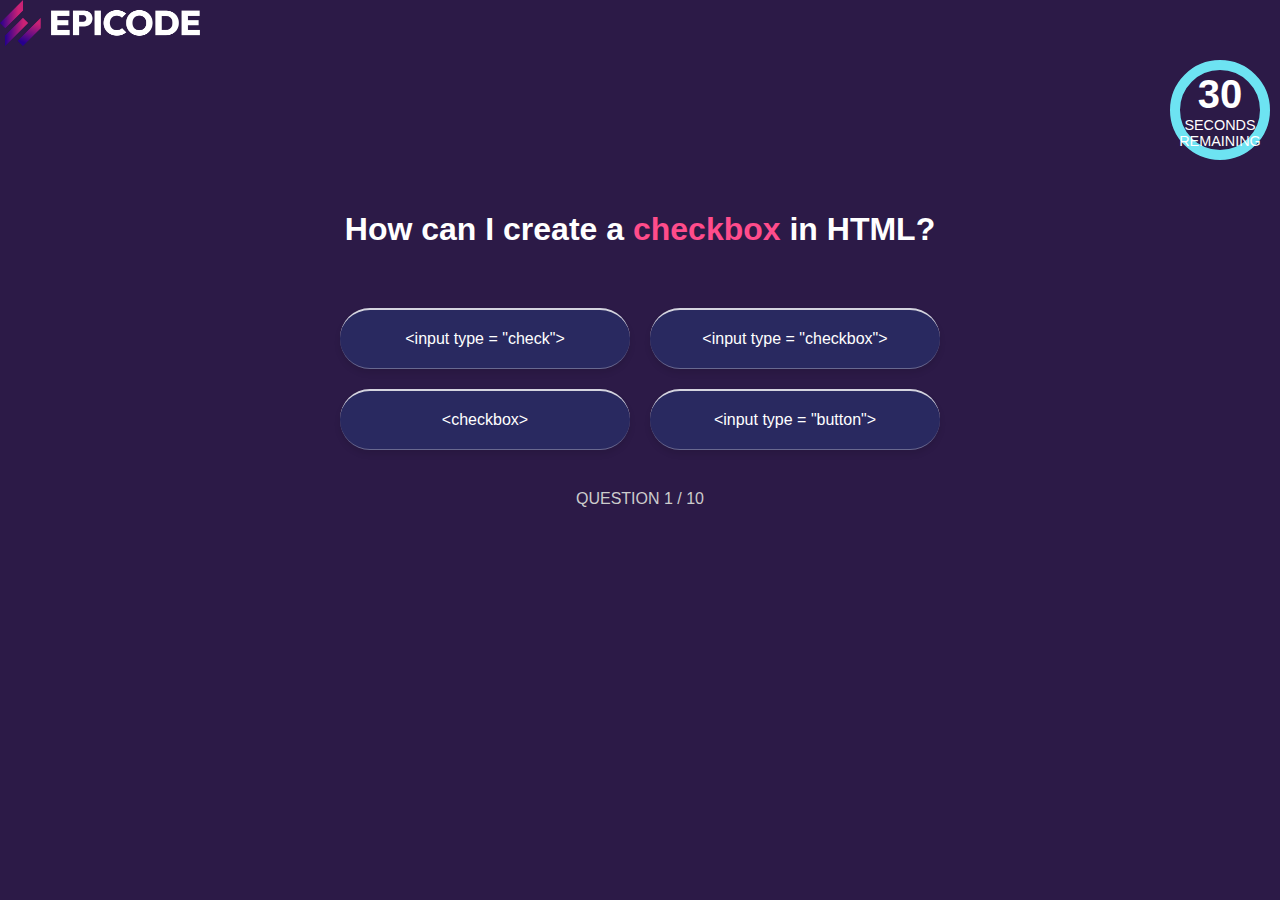
<file: index.html>
<!DOCTYPE html>
<!DOCTYPE html>
<html lang="en">
<head>
    <meta charset="UTF-8">
    <meta name="viewport" content="width=device-width, initial-scale=1.0">
    <link rel="stylesheet" href="style.css">
    
    <title>Checkbox Quiz</title>
</head>
<body>
    <script src="script.js"></script>
    <img src="img/epicode_logo.png" alt="Logo" class="logo" width="200px">
    
        <div class="header">
            <div class="logo"></div>
        
       <div class="timer-container"></div>
            <div class="timer">
                <svg>
                    <circle class="bg-circle" cx="50" cy="50" r="45"></circle>
                    <circle class="progress-circle" cx="50" cy="50" r="45"></circle>
                </svg>
                <div class="timer-text">
                    <div class="seconds">16</div>
                    <div class="label">SECONDS<br>REMAINING</div>
                </div>
            </div>
        </div>
        <script src="timer.js"></script>
    <div class="content">
        <h1>How can I create a <span class="highlight">checkbox</span> in HTML?</h1>
        <div class="question-box">
            <button class="gradient-button">&lt;input type = "check"&gt;</button>
            <button class="gradient-button">&lt;input type = "checkbox"&gt;</button>
            <button class="gradient-button">&lt;checkbox&gt;</button>
            <button class="gradient-button">&lt;input type = "button"&gt;</button>
        </div>
        <p class="question-number">QUESTION 1 / 10</p>
    </div>
</body>
</html>
</file>
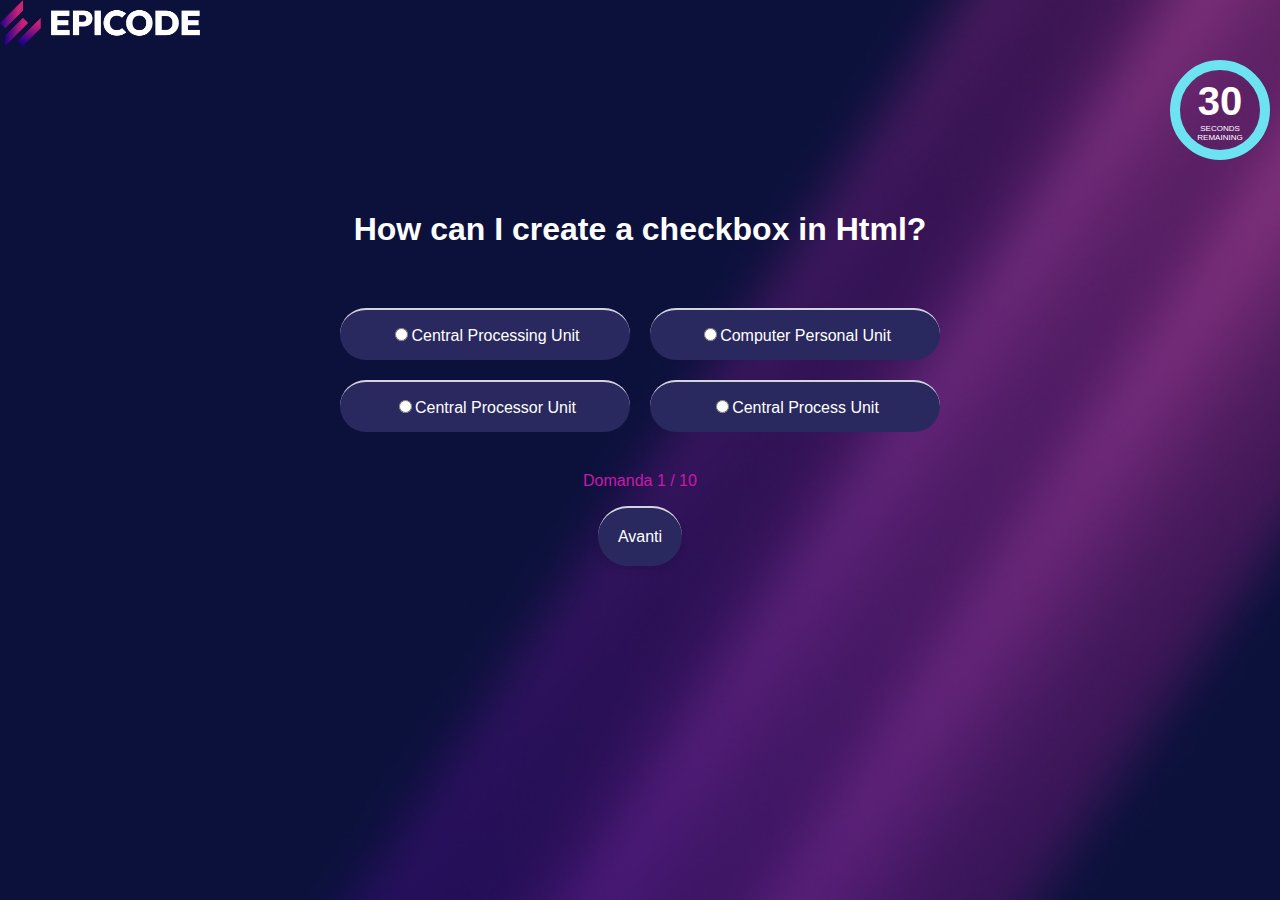
<file: quiz.html>
<!DOCTYPE html>
<html lang="en">
<head>
    <meta charset="UTF-8">
    <meta name="viewport" content="width=device-width, initial-scale=1.0">
    <link rel="stylesheet" href="quiz.css">
    <title>Quiz</title>
</head>
<body>
    <img src="img/epicode_logo.png" alt="Logo" class="logo" width="200px">
    <div class="header">
        <div class="logo"></div>
        <script src="timer.js"></script>
        <div class="timer-container">
            <div class="timer">
                <svg>
                    <circle class="bg-circle" cx="50" cy="50" r="45"></circle>
                    <circle class="progress-circle" cx="50" cy="50" r="45"></circle>
                </svg>
                <div class="timer-text">
                    <div class="seconds">30</div>
                    <div class="label">SECONDS<br>REMAINING</div>
                </div>
            </div>
        </div>
    </div>
    <div class="content">
        <div id="quiz-container">
        </div>
            
        <h1>How can I create a <span> checkbox in Html?</span></h1>
    
        <div class="question-box">
            <button class ="gradient-button"></button>
            <button class="gradient-button"></button>
            <button class="gradient-button"></button>
            <button class="gradient-button"></button> 
    
    </div>
        
        <p class="question-number"></p>
        <button id="next-btn" class="gradient-button">Avanti</button>
    </div>
    <script src="script.js"></script>
</body>
</html>
</file>
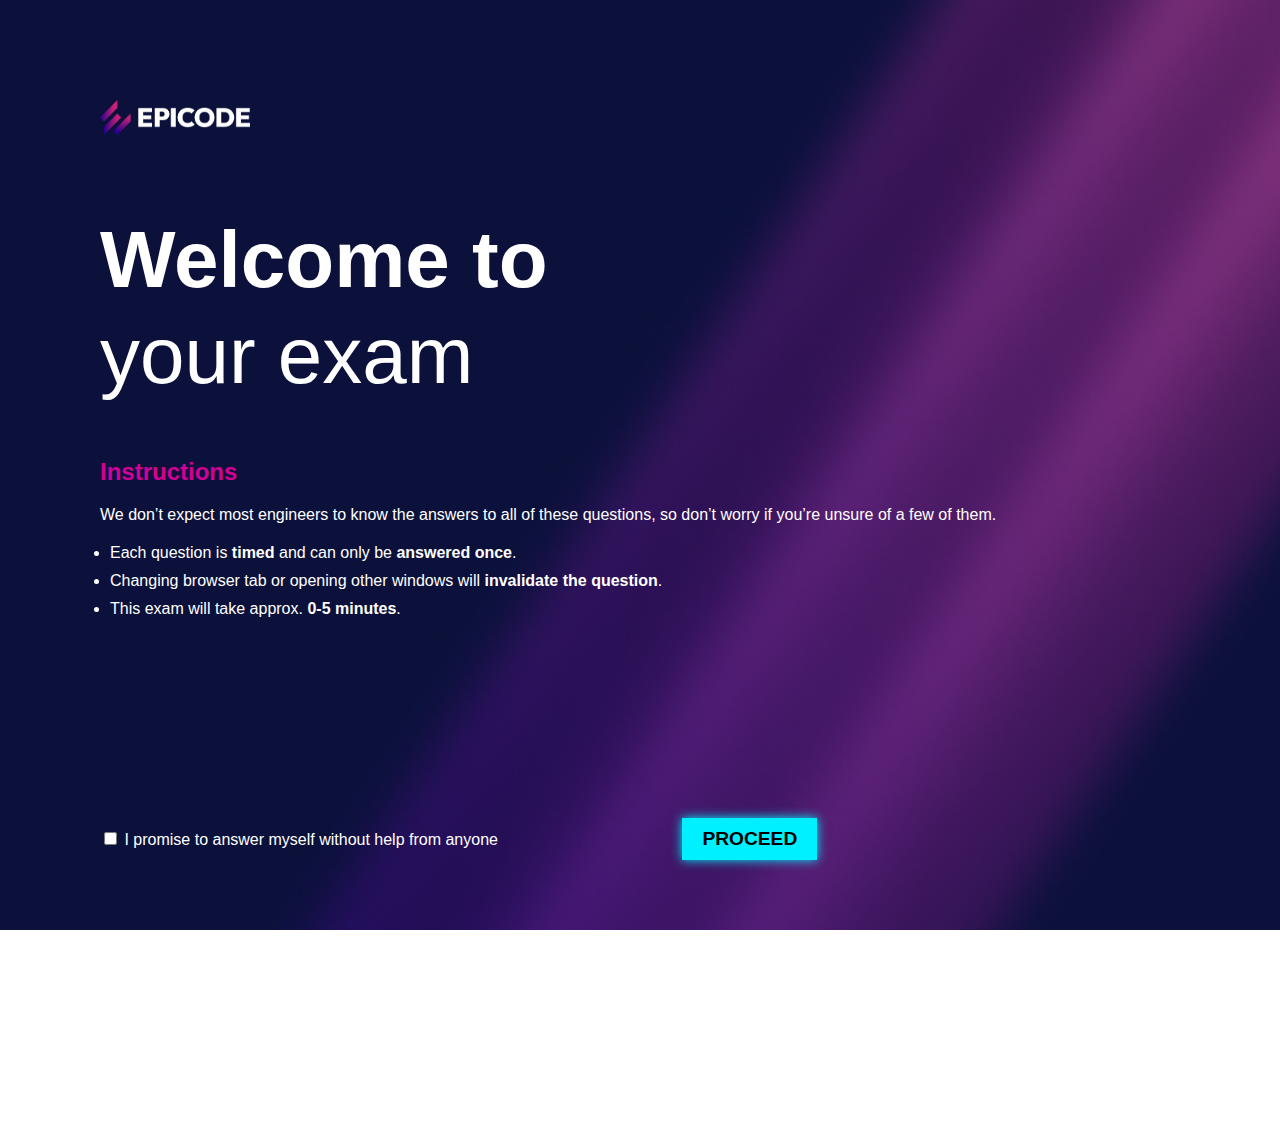
<file: welcome.html>
<!DOCTYPE html>
<html lang="en">
<head>
    <meta charset="UTF-8">
    <meta name="viewport" content="width=device-width, initial-scale=1.0">
    <title>Epicode Exam</title>
    <link rel="stylesheet" href="style1.css">
</head>
<body>
    <div class="button-container">
    </div>
        <header>
            <img src="img/epicode_logo.png" alt="Epicode Logo" class="logo">
        </header>
        <div class="exam-box">
            <h1>Welcome to <span>your exam</span></h1>
            <h2>Instructions</h2>
            <p class="instructions">
                We don’t expect most engineers to know the answers to all of these questions, so don’t worry if you’re unsure of a few of them.
            </p>
            <ul>
                <li>Each question is <b>timed</b> and can only be <b>answered once</b>.</li>
                <li>Changing browser tab or opening other windows will <b>invalidate the question</b>.</li>
                <li>This exam will take approx. <b>0-5 minutes</b>.</li>
            </ul>
            <label class="checkbox-container">
                <input type="checkbox">
                I promise to answer myself without help from anyone
            </label>

            <button onclick="vaiAllaSeconda()">PROCEED</button>
        <script>
        function vaiAllaSeconda() {
            window.location.href = "quiz.html";
        }
        </script>
        </div>
    </div>
</body>
</html>
</file>
<file: style.css>
body {
    margin: 0;
    font-family: Arial, sans-serif;
    background-color: #2c1a47;
    color: #ffffff;
}

.header {
    display: flex;
    justify-content: space-between;
    align-items: center; 
    padding: 10px; 
  }
  
  .logo {
    font-size: 20px; 
    color: white;
  }

.timer {
    position: relative;
    width: 100px;
    height: 100px;
}

.timer svg {
    position: absolute;
    top: 0;
    left: 0;
    width: 100%;
    height: 100%;
    transform: rotate(-90deg);
}

.timer .bg-circle {
    fill: none;
    stroke: #3d2b5c;
    stroke-width: 10;
    
}

.timer .progress-circle {
    fill: none;
    stroke: #6de3f2;
    stroke-width: 10;
    stroke-dasharray: 283;
    stroke-dashoffset: 0;
    transition: stroke-dashoffset 0.3s linear;
}

.timer .timer-text {
    position: absolute;
    top: 50%;
    left: 50%;
    transform: translate(-50%, -50%);
    text-align: center;
    color: #ffffff;
}

.timer .seconds {
    font-size: 2.5em;
    font-weight: bold;
}

.timer .label {
    font-size: 0.9em;
    text-transform: uppercase;
}

.content {
    text-align: center;
    margin: 20px auto;
}

h1 {
    font-family: Arial, sans-serif;
    color: white;
    padding: 20px; /* spazio interno */
    text-align: center;
      
}

.highlight {
    color: #ff4c8b;
}

.question-box {
    display: grid;
    grid-template-columns: repeat(2, 1fr);
    gap: 20px;
    justify-content: center;
    margin: 40px auto;
    max-width: 600px;
}

button {
    background-color: #292960;
    border: none;
    color: #ffffff;
    padding: 15px;
    font-size: 1em;
    border-radius: 10px;
    cursor: pointer;
    transition: background-color 0.3s;
}

button:hover {
    background-color: #3c3c7f;
}

.gradient-button {
    background: linear-gradient: white
    border: 3px solid rgba(255, 255, 255, 0.3);
    border-top: 2px solid rgba(255, 255, 255, 0.8);
    border-bottom: 1px solid rgba(255, 255, 255, 0.3);
    color: white;
    border-radius: 30px;
    padding: 20px 20px;
    font-size: 16px;
    cursor: pointer;
    display: inline-block;
    text-align: center;
    box-shadow: 0 4px 6px rgba(0, 0, 0, 0.1);
    transition: all 0.3s ease;
  }
  
  .gradient-button:hover {
    box-shadow: 0 6px 10px rgba(0, 0, 0, 0.2);
  }
  

.question-number {
    font-size: 1em;
    color: #cccccc;
}
</file>
<file: quiz.css>
body {
    background-image: url(img/bg.jpg);
    background-size: cover;
    margin: 0;
    font-family: Arial, sans-serif;
    background-color: #2c1a47;
    color: #ffffff;
}

.header {
    display: flex;
    justify-content: space-between;
    align-items: center; 
    padding: 10px; 
  }
  
  .logo {
    font-size: 20px; 
    color: white;
  }

.timer {
    position: relative;
    width: 100px;
    height: 100px;
}

.timer svg {
    position: absolute;
    top: 0;
    left: 0;
    width: 100%;
    height: 100%;
    transform: rotate(-90deg);
}

.timer .bg-circle {
    fill: none;
    stroke: #3d2b5c;
    stroke-width: 10;
    
}

.timer .progress-circle {
    fill: none;
    stroke: #6de3f2;
    stroke-width: 10;
    stroke-dasharray: 283;
    stroke-dashoffset: 0;
    transition: stroke-dashoffset 0.3s linear;
}

.timer .timer-text {
    position: absolute;
    top: 50%;
    left: 50%;
    transform: translate(-50%, -50%);
    text-align: center;
    color: #ffffff;
}

.timer .seconds {
    font-size: 2.5em;
    font-weight: bold;
}

.timer .label {
    font-size: 0.5em;
    text-transform: uppercase;
}

.content {
    text-align: center;
    margin: 20px auto;
}

h1 {
    font-family: Arial, sans-serif;
    color: white;
    padding: 20px; /* spazio interno */
    text-align: center;
      
}

.highlight {
    color: #ff4c8b;
}

.question-box {
    display: grid;
    grid-template-columns: repeat(2, 1fr);
    gap: 20px;
    justify-content: center;
    margin: 40px auto;
    max-width: 600px;
}

label{
    background-color: #292960;
    border-radius: 30px;
    padding: 15px;
    cursor: pointer;
    transition: all 0.3s ease;
    border-top: 2px solid rgba(255, 255, 255, 0.8);
}

label:hover{
    background-color: #ca19aa;
}

button {
    background-color: #292960;
    border: none;
    color: #ffffff;
    padding: 15px;
    font-size: 1em;
    border-radius: 10px;
    cursor: pointer;
    transition: background-color 0.3s;
}

button:hover {
    background-color: #3c3c7f;
}

button:hover {
    background-color: #3c3c7f;
}

.gradient-button {
    background: linear-gradient: white;
    border-top : 2px solid rgba(255, 255, 255, 0.8);
    color: white;
    border-radius: 30px;
    padding: 20px 20px;
    font-size: 16px;
    cursor: pointer;
    display: inline-block;
    text-align: center;
    box-shadow: 0 4px 6px rgba(0, 0, 0, 0.1);
    transition: all 0.3s ease;
  }
  
.gradient-button:hover {
    box-shadow: 0 6px 10px rgba(0, 0, 0, 0.2);
  }
  

.question-number {
    font-size: 1em;
    color: #ca19aa;
}
</file>
<file: style1.css>
body {
    margin: 100px;
    font-family: 'Inter', sans-serif;
    background: url('img/bg.jpg') no-repeat center center fixed;
    background-size: cover;
    color: white;
}

.container {
    display: flex;
    flex-direction: column;
    align-items: left;
    justify-content: left;
    height: 100vh;
    padding-left: 100px;

}

.logo {
    width: 150px;
    margin-bottom: 20px;
}

h1 {
    font-size: 5em; 
    line-height: 1.2; 
    text-align: left;
}

h1 span {
    display: block; 
    font-size: 1.0em; 
    font-weight: normal; 
}
h2{
    color: #D20094;
}
.instructions {
    font-size: 16px;
    margin-bottom: 20px;
}

ul {
    margin: 10px;
    text-align: left;
    margin-bottom: 20px;
    padding: 0;
    list-style: none;
}

ul li {
    margin-bottom: 10px;
    list-style-type: disc ;
}

button { 
    background-color: #00f0ff;
    color: #000;
    font-size: 1.2rem;
    font-weight: bold;
    border: none;
    padding: 10px 20px;
    cursor: pointer;
    box-shadow: 0 0 10px #00f0ff;
    transition: transform 0.2s, box-shadow 0.2s;
    margin: 180px ;
}

button:hover {
    transform: scale(1.05);
    box-shadow: 0 0 20px #00f0ff;
}
</file>
